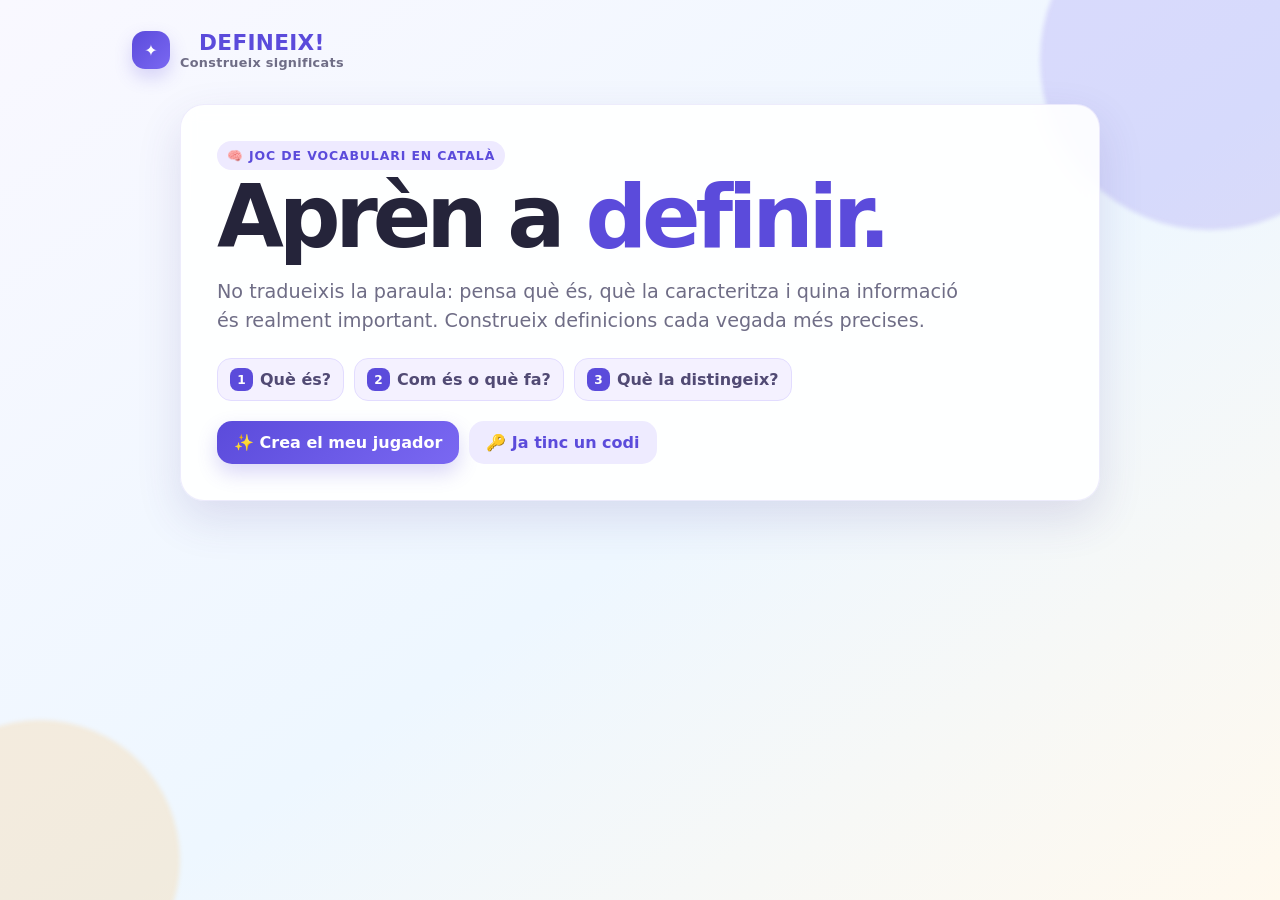
<file: index.html>
<!doctype html>
<html lang="ca">
<head>
  <meta charset="utf-8">
  <meta name="viewport" content="width=device-width, initial-scale=1, viewport-fit=cover">
  <meta name="theme-color" content="#5b4bdb">
  <meta name="description" content="DEFINEIX! — joc educatiu per aprendre a definir paraules en català.">
  <title>DEFINEIX!</title>
  <link rel="stylesheet" href="styles.css?v=1.0.1">
  <link rel="stylesheet" href="touch-fixes.css?v=1.0.1">
  <link rel="stylesheet" href="clarity-ui.css?v=1.0.1">
  <link rel="stylesheet" href="cloud.css?v=1.0.1">
  <script src="data.js?v=1.0.1" defer></script>
  <script src="data-v02.js?v=1.0.1" defer></script>
  <script src="adaptive-data.js?v=1.0.1" defer></script>
  <script src="common-data.js?v=1.0.1" defer></script>
  <script src="variety-data.js?v=1.0.1" defer></script>
  <script src="everyday-data.js?v=1.0.1" defer></script>
  <script src="bank-home-school.js?v=1.0.1" defer></script>
  <script src="bank-food-body.js?v=1.0.1" defer></script>
  <script src="bank-world-actions.js?v=1.0.1" defer></script>
  <script src="bank-engine.js?v=1.0.1" defer></script>
  <script src="app.js?v=1.0.1" defer></script>
  <script src="piece-format.js?v=1.0.1" defer></script>
  <script src="anti-repeat.js?v=1.0.1" defer></script>
  <script src="cloud.js?v=1.0.1" defer></script>
  <script src="cloud-runtime.js?v=1.0.1" defer></script>
</head>
<body>
  <div class="bg-orb orb-a" aria-hidden="true"></div>
  <div class="bg-orb orb-b" aria-hidden="true"></div>
  <main id="app" class="app-shell" aria-live="polite"></main>
  <noscript>Cal activar JavaScript per jugar a DEFINEIX!</noscript>
</body>
</html>
</file>
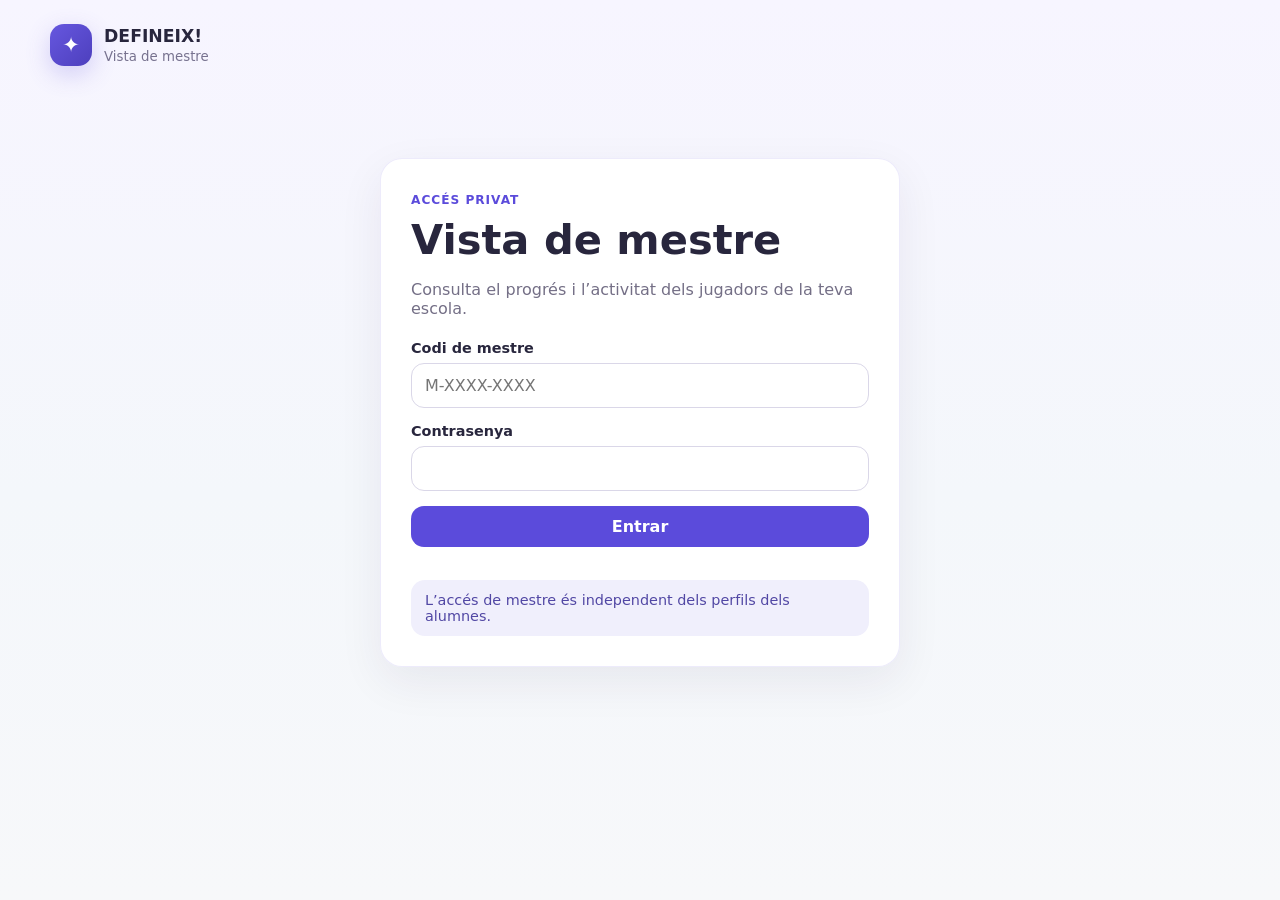
<file: teacher.html>
<!doctype html>
<html lang="ca">
<head>
  <meta charset="utf-8">
  <meta name="viewport" content="width=device-width, initial-scale=1, viewport-fit=cover">
  <meta name="theme-color" content="#5b4bdb">
  <meta name="robots" content="noindex,nofollow">
  <title>DEFINEIX! · Vista de mestre</title>
  <link rel="stylesheet" href="teacher.css?v=1.0">
  <script src="data.js?v=1.0" defer></script>
  <script src="data-v02.js?v=1.0" defer></script>
  <script src="adaptive-data.js?v=1.0" defer></script>
  <script src="common-data.js?v=1.0" defer></script>
  <script src="variety-data.js?v=1.0" defer></script>
  <script src="everyday-data.js?v=1.0" defer></script>
  <script src="bank-home-school.js?v=1.0" defer></script>
  <script src="bank-food-body.js?v=1.0" defer></script>
  <script src="bank-world-actions.js?v=1.0" defer></script>
  <script src="bank-engine.js?v=1.0" defer></script>
  <script src="teacher.js?v=1.0" defer></script>
</head>
<body>
  <div class="teacher-orb orb-a" aria-hidden="true"></div>
  <div class="teacher-orb orb-b" aria-hidden="true"></div>
  <main id="teacher-app"></main>
  <noscript>Cal activar JavaScript per utilitzar la vista de mestre.</noscript>
</body>
</html>
</file>
<file: styles.css>
:root{
  --bg:#f6f5ff;--ink:#25243a;--muted:#6f6d86;--card:#fff;--primary:#5b4bdb;--primary-2:#7a68f2;--accent:#ffb84d;--success:#2ca56c;--danger:#dd5b63;--shadow:0 18px 45px rgba(68,55,145,.14);--radius:24px
}
*{box-sizing:border-box}
html,body{margin:0;min-height:100%;font-family:Inter,ui-rounded,"SF Pro Rounded","Segoe UI",system-ui,sans-serif;color:var(--ink);background:linear-gradient(145deg,#f9f8ff 0%,#eef7ff 55%,#fff9ee 100%)}
body{min-height:100vh;overflow-x:hidden}
button,input,select{font:inherit}button{cursor:pointer}
.bg-orb{position:fixed;border-radius:999px;filter:blur(2px);opacity:.2;z-index:0;pointer-events:none}.orb-a{width:340px;height:340px;background:#7b68ee;top:-110px;right:-100px}.orb-b{width:280px;height:280px;background:#ffbd59;bottom:-100px;left:-100px}
.app-shell{position:relative;z-index:1;width:min(1120px,100%);margin:0 auto;min-height:100vh;padding:22px clamp(16px,4vw,44px) 40px}
.topbar{display:flex;align-items:center;justify-content:space-between;gap:16px;margin-bottom:20px}.topbar.compact{margin-bottom:8px}
.brand{display:flex;align-items:center;gap:10px;font-weight:900;letter-spacing:.02em}.brand-mark{width:38px;height:38px;border-radius:13px;background:linear-gradient(135deg,var(--primary),var(--primary-2));color:#fff;display:grid;place-items:center;box-shadow:0 8px 18px rgba(91,75,219,.22)}
.brand-title{display:block;font-size:1.35rem}.brand-sub{display:block;font-size:.8rem;color:var(--muted);font-weight:700}
.player-chip{display:flex;align-items:center;gap:10px;background:rgba(255,255,255,.82);border:1px solid rgba(91,75,219,.12);padding:8px 11px;border-radius:16px;box-shadow:0 8px 20px rgba(60,50,120,.08)}.player-avatar{width:34px;height:34px;border-radius:11px;background:#efeaff;display:grid;place-items:center;font-weight:900;color:var(--primary)}
.screen{animation:screenIn .18s ease-out}@keyframes screenIn{from{opacity:0;transform:translateY(6px)}to{opacity:1;transform:none}}
.panel{background:rgba(255,255,255,.9);backdrop-filter:blur(8px);border:1px solid rgba(91,75,219,.1);border-radius:var(--radius);box-shadow:var(--shadow);padding:clamp(22px,4vw,36px)}
.hero-single{max-width:920px;margin:26px auto 0}.hero-copy h1{font-size:clamp(2.8rem,7vw,5.4rem);line-height:.92;margin:8px 0 18px;letter-spacing:-.06em}.hero-copy h1 span{color:var(--primary)}.hero-copy p{font-size:clamp(1rem,2vw,1.2rem);line-height:1.55;color:var(--muted);max-width:760px}
.definition-roadmap{display:flex;gap:10px;flex-wrap:wrap;margin:22px 0 4px}.definition-roadmap span{display:flex;align-items:center;gap:7px;background:#f4f1ff;border:1px solid #e2dcff;border-radius:14px;padding:9px 12px;font-weight:800;color:#514a74}.definition-roadmap b{width:23px;height:23px;border-radius:8px;background:var(--primary);color:#fff;display:grid;place-items:center;font-size:.76rem}
.eyebrow{display:inline-flex;align-items:center;gap:7px;padding:7px 10px;border-radius:999px;background:#eeeaff;color:var(--primary);font-size:.78rem;font-weight:900;text-transform:uppercase;letter-spacing:.07em}
.actions{display:flex;flex-wrap:wrap;gap:10px;margin-top:20px}.compact-actions{margin-top:12px}.btn{border:0;border-radius:15px;padding:12px 17px;font-weight:900;transition:transform .14s ease,box-shadow .14s ease,opacity .14s ease;display:inline-flex;align-items:center;justify-content:center;gap:8px}.btn:hover:not(:disabled){transform:translateY(-2px)}.btn:disabled{opacity:.45;cursor:not-allowed}.btn-primary{background:linear-gradient(135deg,var(--primary),var(--primary-2));color:#fff;box-shadow:0 9px 20px rgba(91,75,219,.22)}.btn-secondary{background:#eeebff;color:var(--primary)}.btn-soft{background:#f3f2f8;color:var(--ink)}.btn-danger{background:#fff0f1;color:var(--danger)}.btn-wide{width:100%}
.form-card{max-width:720px;margin:30px auto 0}.form-card h1{margin:7px 0 8px;font-size:clamp(2rem,5vw,3rem)}.form-card>p{color:var(--muted);line-height:1.5}.form-grid{display:grid;grid-template-columns:1fr 1fr;gap:15px;margin-top:22px}.field{display:flex;flex-direction:column;gap:7px}.field.full{grid-column:1/-1}.field label{font-weight:850;font-size:.92rem}.field input,.field select{width:100%;border:1.5px solid #ddd9ef;border-radius:14px;background:#fff;padding:12px 14px;color:var(--ink);outline:none}.field input:focus,.field select:focus{border-color:var(--primary);box-shadow:0 0 0 4px rgba(91,75,219,.1)}.helper{font-size:.78rem;color:var(--muted)}
.section-head{display:flex;justify-content:space-between;align-items:flex-end;gap:16px}.section-head h1{margin:0;font-size:clamp(2rem,5vw,3rem)}.section-head p{margin:4px 0 0;color:var(--muted)}.small-link{border:0;background:transparent;color:var(--primary);font-weight:900;padding:8px}
.welcome-banner{display:flex;align-items:center;justify-content:space-between;gap:18px;background:#fff;border:1px solid #dcd6ff;border-radius:20px;padding:18px 20px;margin-bottom:18px;box-shadow:0 10px 24px rgba(68,55,145,.08)}.welcome-banner>div{display:flex;flex-direction:column;align-items:flex-start;gap:6px}.welcome-banner strong{font-size:1.08rem}.welcome-banner strong span{color:var(--primary);letter-spacing:.08em}.welcome-banner small{color:var(--muted);line-height:1.4}
.stats-row{display:grid;grid-template-columns:repeat(4,1fr);gap:11px;margin:18px 0}.stat{background:rgba(255,255,255,.78);border:1px solid rgba(91,75,219,.09);border-radius:17px;padding:13px}.stat strong{display:block;font-size:1.35rem}.stat span{color:var(--muted);font-size:.75rem;font-weight:800}.progress-meta{display:flex;justify-content:space-between;font-size:.76rem;font-weight:850;color:var(--muted);margin-bottom:6px}.progress-track{height:9px;border-radius:999px;background:#eceaf5;overflow:hidden}.progress-fill{height:100%;background:linear-gradient(90deg,var(--primary),#9b8bff);border-radius:999px;transition:width .25s}.progress-wrap{margin-top:6px}
.mode-grid{display:grid;grid-template-columns:repeat(3,1fr);gap:16px;margin-top:20px}.mode-card{border:0;text-align:left;background:var(--card);border-radius:21px;padding:21px;box-shadow:0 12px 28px rgba(67,55,138,.1);transition:.18s ease;min-height:190px}.mode-card:hover{transform:translateY(-4px);box-shadow:0 18px 35px rgba(67,55,138,.16)}.mode-icon{width:50px;height:50px;border-radius:16px;display:grid;place-items:center;font-size:1.55rem;background:#f0ecff;margin-bottom:18px}.mode-card h3{font-size:1.25rem;margin:0 0 7px}.mode-card p{margin:0;color:var(--muted);line-height:1.42}.mode-card.daily .mode-icon{background:#fff0d6}.mode-card.train .mode-icon{background:#e6f7f5}.mini-panel{margin-top:18px;padding:18px 20px}
.training-grid{display:grid;grid-template-columns:repeat(2,1fr);gap:13px;margin-top:20px}.training-card{border:1px solid #e3dff2;background:#fff;border-radius:18px;padding:17px;text-align:left}.training-card strong{display:block;font-size:1.04rem;margin-bottom:4px}.training-card span{font-size:.83rem;color:var(--muted)}.training-card .mode-icon{margin-bottom:12px}
.profile-panel{margin-top:16px}.profile-code{font-size:clamp(1.5rem,5vw,2.2rem);font-weight:1000;letter-spacing:.13em;color:var(--primary);background:#f2efff;border:1px dashed #bcb3ef;border-radius:17px;padding:14px;text-align:center;margin:12px 0}.notice{background:#fff8e9;border:1px solid #f2d79c;border-radius:15px;padding:12px 14px;color:#7e5a16;font-size:.84rem;line-height:1.4}.badge-grid{display:grid;grid-template-columns:repeat(3,1fr);gap:11px;margin-top:18px}.badge{background:#faf9ff;border:1px solid #e9e5f7;border-radius:16px;padding:14px;text-align:center}.badge .emoji{font-size:1.6rem}.badge.locked{filter:grayscale(1);opacity:.5}.badge strong{display:block;font-size:.86rem;margin-top:4px}.badge span{font-size:.71rem;color:var(--muted)}.leader-placeholder{display:grid;place-items:center;min-height:250px;text-align:center;color:var(--muted);margin-top:18px}.big-emoji{font-size:3rem}.leader-stats{max-width:650px;margin:20px auto}
.feedback{margin-top:16px;border-radius:16px;padding:13px 15px;font-weight:800;line-height:1.4}.feedback.good{background:#eaf8f1;color:#176b47}.feedback.bad{background:#fff0f1;color:#9c3740}
.app-shell.game-mode{padding-top:9px;padding-bottom:10px}.game-mode .topbar{margin-bottom:7px}.game-mode .brand-mark{width:32px;height:32px;border-radius:11px}.game-mode .brand-title{font-size:1.05rem}.game-mode .brand-sub{display:none}.game-mode .player-chip{padding:5px 8px}.game-mode .player-avatar{width:30px;height:30px}
.game-header{display:grid;grid-template-columns:auto 1fr auto;gap:11px;align-items:center;margin-bottom:8px}.round-pill{font-weight:900;color:var(--muted);background:#fff;padding:7px 10px;border-radius:12px;font-size:.85rem}.back-btn{border:0;background:#fff;border-radius:12px;width:36px;height:36px;display:grid;place-items:center;font-size:1.1rem;box-shadow:0 6px 14px rgba(60,50,120,.08)}
.game-card{width:min(920px,100%);margin:0 auto;background:rgba(255,255,255,.95);border-radius:24px;box-shadow:var(--shadow);padding:18px 22px}.word-kicker{text-transform:uppercase;letter-spacing:.1em;font-size:.69rem;font-weight:1000;color:var(--primary)}.word-title{font-size:clamp(2rem,5vh,3.2rem);margin:1px 0 6px;letter-spacing:-.04em;line-height:1}.challenge-title{font-size:.98rem;margin:0 0 10px;color:var(--muted);line-height:1.35}
.definition-builder{display:flex;flex-wrap:wrap;gap:6px;min-height:45px;padding:8px;background:#f7f5ff;border:1px dashed #cfc8f5;border-radius:15px;margin-bottom:9px;align-items:center}.segment{background:#fff;border:1px solid #ded9f2;border-radius:10px;padding:7px 9px;font-weight:800;font-size:.9rem;line-height:1.25}.segment.placeholder{color:#aaa5bd;background:transparent;border-style:dashed}.segment.correct{background:#e9f8f0;border-color:#bde8d0;color:#17744a}
.prompt-row{display:flex;align-items:center;justify-content:space-between;gap:10px;margin-bottom:7px}.label-chip{display:inline-flex;padding:5px 8px;border-radius:999px;background:#efeaff;color:var(--primary);font-size:.7rem;font-weight:1000}.mini-feedback{display:inline-flex;align-items:center;border-radius:10px;padding:5px 8px;font-size:.76rem;font-weight:850;line-height:1.25}.mini-feedback.good{background:#e9f8f0;color:#17744a}.mini-feedback.bad{background:#fff0f1;color:#9c3740;margin-bottom:7px}
.option-grid{display:grid;grid-template-columns:1fr 1fr;gap:8px}.option{border:1.5px solid #e1deef;border-radius:13px;background:#fff;padding:9px 11px;text-align:left;font-weight:800;color:var(--ink);transition:.13s;font-size:.91rem;line-height:1.27}.option:hover:not(:disabled){border-color:var(--primary);background:#f7f5ff;transform:translateY(-1px)}.option:disabled{cursor:default}.option.is-correct{background:#e9f8f0;border-color:#8fd2ad}.option.is-wrong{background:#fff0f1;border-color:#e9a5aa;color:#963b43}
.complete-block{text-align:center;padding:8px 0 2px}.complete-label{display:inline-block;background:#e9f8f0;color:#17744a;border-radius:999px;padding:6px 10px;font-weight:900;font-size:.77rem}.full-definition{font-size:clamp(1.05rem,2vw,1.3rem);font-weight:850;line-height:1.5;background:#f7f5ff;border:1px solid #ddd7f6;border-radius:16px;padding:15px 17px;margin:10px auto 7px;max-width:790px}.complete-block p{margin:5px 0 10px;color:var(--muted);font-size:.84rem}.next-word{margin-top:2px}
.order-slots{display:grid;gap:7px;margin-bottom:9px}.order-slot{display:grid;grid-template-columns:190px 1fr;align-items:center;gap:9px;background:#f7f5ff;border:1px solid #e7e2f7;border-radius:13px;padding:7px 9px}.order-slot small{font-weight:900;color:var(--primary);font-size:.7rem}.order-empty{color:#aaa5bd;font-size:.84rem;font-weight:750}.order-pool{display:flex;flex-wrap:wrap;gap:7px;padding:8px;background:#fbfbfe;border-radius:13px;border:1px dashed #dcd7ee}.order-piece{border:1.5px solid #ddd8ee;background:#fff;border-radius:11px;padding:8px 10px;font-weight:800;font-size:.86rem;line-height:1.25}.order-piece.selected{background:#ece8ff;border-color:var(--primary);text-align:left}
.result-card{text-align:center;max-width:700px;margin:28px auto 0}.result-emoji{font-size:3.7rem}.result-score{font-size:clamp(2.6rem,8vw,4.6rem);font-weight:1000;letter-spacing:-.06em;margin:4px 0}.result-meta{color:var(--muted)}.result-actions{justify-content:center}
@media (min-width:821px) and (max-height:780px){.app-shell.game-mode{padding-top:6px}.game-mode .topbar{margin-bottom:4px}.game-card{padding:13px 18px;border-radius:20px}.game-header{margin-bottom:5px}.word-title{font-size:2.15rem;margin-bottom:4px}.challenge-title{font-size:.9rem;margin-bottom:7px}.definition-builder{min-height:38px;padding:6px;margin-bottom:7px}.segment{padding:5px 7px;font-size:.82rem}.option{padding:7px 9px;font-size:.84rem}.prompt-row{margin-bottom:5px}.order-slot{padding:5px 7px;grid-template-columns:170px 1fr}.order-piece{padding:6px 8px;font-size:.8rem}.full-definition{padding:11px 13px;font-size:1rem}.complete-block p{margin:3px 0 7px}.btn{padding:9px 14px}}
@media (max-width:820px){.mode-grid{grid-template-columns:1fr}.stats-row{grid-template-columns:1fr 1fr}.option-grid{grid-template-columns:1fr}.badge-grid{grid-template-columns:1fr 1fr}.training-grid{grid-template-columns:1fr}.welcome-banner{align-items:stretch;flex-direction:column}.order-slot{grid-template-columns:1fr}.game-header{grid-template-columns:auto 1fr}.game-header .round-pill{grid-column:1/-1;justify-self:start}}
@media (max-width:560px){.app-shell{padding:13px 12px 26px}.topbar{margin-bottom:14px}.brand-sub{display:none}.player-chip .player-meta{display:none}.panel{padding:19px}.form-grid{grid-template-columns:1fr}.field.full{grid-column:auto}.stats-row{grid-template-columns:1fr 1fr}.badge-grid{grid-template-columns:1fr}.btn{padding:11px 14px}.game-card{padding:15px 13px}.word-title{font-size:2.4rem}.definition-roadmap{display:grid}.prompt-row{align-items:flex-start;flex-direction:column}.mini-feedback{margin-bottom:0}}
</file>
<file: touch-fixes.css>
/* Correccions específiques per pantalles tàctils.
   Safari/iOS pot mantenir :hover després d'un toc i semblar que una resposta
   està preseleccionada a la pregunta següent. */

@media (hover: none), (pointer: coarse) {
  .option {
    -webkit-tap-highlight-color: transparent;
  }

  /* En tàctil, una opció neutra sempre ha de semblar neutra abans de tocar-la. */
  .option:not(.is-correct):not(.is-wrong):hover:not(:disabled),
  .option:not(.is-correct):not(.is-wrong):focus:not(:focus-visible) {
    border-color: #e1deef;
    background: #fff;
    transform: none;
    box-shadow: none;
    outline: none;
  }

  /* Evita també que altres targetes/botons quedin visualment en hover enganxat. */
  .btn:hover:not(:disabled) {
    transform: none;
  }

  .mode-card:hover {
    transform: none;
  }
}

/* Manté una indicació accessible quan realment es navega amb teclat. */
.option:focus-visible {
  outline: 3px solid rgba(91,75,219,.35);
  outline-offset: 2px;
}
</file>
<file: clarity-ui.css>
.word-kicker{
  font-size:.82rem;
  line-height:1.3;
  letter-spacing:.085em;
  font-weight:1000;
}

.task-callout{
  display:flex;
  align-items:center;
  justify-content:space-between;
  gap:14px;
  margin:8px 0 10px;
  padding:9px 12px;
  border-radius:13px;
  border:1px solid;
  font-size:.84rem;
  line-height:1.25;
}
.task-callout strong{
  display:flex;
  align-items:center;
  gap:7px;
  flex:0 0 auto;
  font-size:.79rem;
  letter-spacing:.035em;
}
.task-callout>span:last-child{
  font-weight:750;
  text-align:right;
}
.task-icon{font-size:1rem}

.task-build{
  background:#f2efff;
  border-color:#d7d0ff;
  color:#4f43b8;
}
.task-order{
  background:#edf5ff;
  border-color:#c9ddf8;
  color:#315f9d;
}
.task-missing{
  background:#ecf9f5;
  border-color:#c4eadf;
  color:#22745d;
}
.task-surplus{
  background:#fff3e8;
  border-color:#f4c89d;
  color:#944b16;
}
.task-surplus strong{
  font-size:.84rem;
}

.game-card[data-challenge-type="surplus"] .challenge-title strong{
  color:#b54c18;
}

@media (max-width:700px){
  .word-kicker{font-size:.8rem}
  .task-callout{
    display:block;
    padding:9px 11px;
    margin:7px 0 9px;
  }
  .task-callout strong{
    font-size:.8rem;
    margin-bottom:4px;
  }
  .task-callout>span:last-child{
    display:block;
    text-align:left;
    font-size:.78rem;
  }
}

@media (min-width:821px) and (max-height:780px){
  .task-callout{
    padding:7px 10px;
    margin:6px 0 8px;
  }
  .task-callout>span:last-child{font-size:.77rem}
}
</file>
<file: cloud.css>
.cloud-form-msg{margin-top:4px}.cloud-profile-actions{margin-top:16px;display:grid;gap:12px}.cloud-recovery-result{min-width:0}.cloud-recovery-code{font-weight:900;letter-spacing:.08em;font-size:clamp(1rem,4vw,1.35rem);padding:10px 12px;margin:6px 0;border-radius:12px;background:rgba(91,75,219,.08);border:1px dashed rgba(91,75,219,.35);overflow-wrap:anywhere}.cloud-welcome-banner{align-items:center}.cloud-welcome-banner>div{min-width:0}.cloud-leaderboard{width:100%;display:grid;gap:16px}.cloud-rank-controls{display:flex;gap:12px;align-items:flex-end;justify-content:space-between;flex-wrap:wrap}.cloud-rank-tabs{display:flex;gap:8px;flex-wrap:wrap}.cloud-rank-tabs button{border:1px solid var(--line,#ddd9ef);background:#fff;border-radius:999px;padding:9px 12px;font:inherit;font-weight:800;cursor:pointer}.cloud-rank-tabs button.active{background:#5b4bdb;color:#fff;border-color:#5b4bdb}.cloud-period{display:grid;gap:5px;font-size:.8rem;font-weight:800;color:var(--muted,#6d6880)}.cloud-period select{min-height:42px;border:1px solid var(--line,#ddd9ef);border-radius:10px;background:#fff;padding:0 10px;font:inherit;color:inherit}.cloud-ranking-results{min-height:120px}.cloud-loading{padding:30px 10px;text-align:center;color:var(--muted,#6d6880);font-weight:700}.cloud-ranking-list{display:grid;gap:8px}.cloud-ranking-row{display:grid;grid-template-columns:54px minmax(0,1fr) auto;align-items:center;gap:10px;padding:11px 12px;border:1px solid var(--line,#e4e1ef);border-radius:14px;background:#fff}.cloud-ranking-row.is-me{border-color:rgba(91,75,219,.5);background:rgba(91,75,219,.06)}.cloud-rank-pos{font-weight:900;text-align:center}.cloud-rank-name{min-width:0;display:flex;align-items:baseline;gap:8px;flex-wrap:wrap}.cloud-rank-name strong{overflow:hidden;text-overflow:ellipsis}.cloud-rank-name small{color:var(--muted,#6d6880);font-weight:800}.cloud-rank-score{font-variant-numeric:tabular-nums}.cloud-status-note{margin-top:10px;font-size:.85rem;color:var(--muted,#6d6880)}@media (max-width:600px){.cloud-welcome-banner{align-items:stretch}.cloud-rank-controls{align-items:stretch}.cloud-period{width:100%}.cloud-period select{width:100%}.cloud-ranking-row{grid-template-columns:44px minmax(0,1fr) auto;padding:10px 8px}.cloud-rank-tabs{gap:6px}.cloud-rank-tabs button{padding:8px 10px;font-size:.86rem}}
</file>
<file: teacher.css>
:root{font-family:Inter,ui-sans-serif,system-ui,-apple-system,BlinkMacSystemFont,"Segoe UI",sans-serif;color:#28263d;background:#f5f4fb;font-synthesis:none}*{box-sizing:border-box}body{margin:0;min-height:100vh;background:linear-gradient(180deg,#f7f5ff 0%,#f4f7fb 55%,#f7f8fa 100%);overflow-x:hidden}button,input,select{font:inherit}.teacher-orb{position:fixed;border-radius:999px;filter:blur(4px);opacity:.4;z-index:-1}.orb-a{width:420px;height:420px;background:#ddd7ff;top:-190px;right:-90px}.orb-b{width:360px;height:360px;background:#dbeeff;left:-150px;bottom:-130px}#teacher-app{width:min(1180px,calc(100% - 28px));margin:0 auto;padding:24px 0 48px}.tbar{display:flex;justify-content:space-between;align-items:center;gap:16px;margin-bottom:22px}.brand{display:flex;align-items:center;gap:12px;text-decoration:none;color:inherit}.brand-mark{display:grid;place-items:center;width:42px;height:42px;border-radius:14px;background:linear-gradient(135deg,#6657df,#4d3fbd);color:#fff;font-size:21px;box-shadow:0 8px 24px rgba(91,75,219,.24)}.brand strong{display:block;font-size:1.08rem}.brand small{color:#77728f}.panel{background:rgba(255,255,255,.94);border:1px solid rgba(91,75,219,.11);border-radius:22px;box-shadow:0 15px 45px rgba(37,32,74,.07)}.auth-wrap{min-height:72vh;display:grid;place-items:center}.auth-card{width:min(520px,100%);padding:30px}.eyebrow{display:inline-block;font-size:.76rem;font-weight:900;letter-spacing:.08em;text-transform:uppercase;color:#5b4bdb;margin-bottom:8px}.auth-card h1,.dashboard-head h1{margin:0 0 10px;font-size:clamp(1.8rem,4vw,2.6rem)}.muted{color:#746f86}.form{display:grid;gap:15px;margin-top:22px}.field{display:grid;gap:7px}.field label{font-weight:800;font-size:.9rem}.field input,.field select,.filters select{width:100%;border:1px solid #dad7e8;background:#fff;border-radius:13px;padding:12px 13px;color:#29273c;outline:none}.field input:focus,.field select:focus,.filters select:focus{border-color:#7668e6;box-shadow:0 0 0 3px rgba(91,75,219,.11)}.btn{border:0;border-radius:13px;padding:11px 15px;font-weight:850;cursor:pointer;transition:.16s ease}.btn:disabled{opacity:.55;cursor:default}.btn-primary{background:#5b4bdb;color:white}.btn-soft{background:#eeecfb;color:#5146b4}.btn-danger{background:#fff0f0;color:#a33737}.notice{padding:12px 14px;border-radius:14px;background:#f0effc;color:#5147a4;font-size:.9rem}.error{padding:11px 13px;border-radius:13px;background:#fff0f0;color:#9c3131;font-weight:700}.success{padding:11px 13px;border-radius:13px;background:#edf8f2;color:#23704c}.setup-code{font-family:ui-monospace,SFMono-Regular,Menlo,monospace;font-size:1.03rem;font-weight:850;letter-spacing:.06em;padding:10px 12px;border-radius:12px;background:#f5f3ff}.dashboard-head{display:flex;align-items:flex-end;justify-content:space-between;gap:18px;margin-bottom:17px}.dashboard-head p{margin:4px 0 0}.head-actions{display:flex;gap:9px;flex-wrap:wrap}.filters{display:flex;gap:10px;align-items:end;flex-wrap:wrap;padding:15px 17px;margin-bottom:16px}.filters .field{min-width:160px}.summary-grid{display:grid;grid-template-columns:repeat(6,minmax(0,1fr));gap:11px;margin-bottom:16px}.metric{padding:17px}.metric strong{display:block;font-size:1.6rem;margin-bottom:4px}.metric span{font-size:.76rem;color:#77728d;font-weight:850;letter-spacing:.04em}.content-grid{display:grid;grid-template-columns:1.15fr .85fr;gap:16px;margin-bottom:16px}.section-card{padding:19px}.section-title{display:flex;justify-content:space-between;align-items:center;gap:12px;margin-bottom:14px}.section-title h2{font-size:1.05rem;margin:0}.type-grid{display:grid;grid-template-columns:repeat(2,minmax(0,1fr));gap:10px}.type-card{padding:13px;border-radius:15px;background:#f8f7fc;border:1px solid #ebe8f4}.type-card .line{display:flex;justify-content:space-between;gap:10px;align-items:center}.type-card strong{font-size:.92rem}.type-card .accuracy{font-size:1.25rem;font-weight:900;margin-top:6px}.mini{font-size:.76rem;color:#7a758c}.error-list{display:grid;gap:8px}.error-row{display:grid;grid-template-columns:1fr auto;gap:10px;padding:10px 11px;border-radius:12px;background:#faf9fc}.error-row strong{font-size:.9rem}.error-row span{font-size:.78rem;color:#7a758c}.student-panel{padding:18px}.student-table{width:100%;border-collapse:collapse}.student-table th{text-align:left;font-size:.73rem;color:#7d7891;text-transform:uppercase;letter-spacing:.04em;padding:9px 8px}.student-table td{padding:11px 8px;border-top:1px solid #eeecf3;font-size:.9rem}.student-table tbody tr{cursor:pointer}.student-table tbody tr:hover{background:#faf9fe}.student-name strong{display:block}.student-name small{color:#7c778e}.pill{display:inline-flex;align-items:center;border-radius:999px;padding:4px 8px;background:#f0eefb;color:#5046ae;font-size:.72rem;font-weight:850}.adaptives{display:flex;gap:4px;flex-wrap:wrap}.adaptive-dot{width:25px;height:25px;border-radius:8px;display:grid;place-items:center;background:#f1effb;font-size:.7rem;font-weight:900;color:#554ab7}.empty{padding:24px;text-align:center;color:#77728c}.overlay{position:fixed;inset:0;background:rgba(25,23,42,.42);display:grid;place-items:center;padding:20px;z-index:20}.detail{width:min(760px,100%);max-height:min(88vh,900px);overflow:auto;padding:22px}.detail-head{display:flex;justify-content:space-between;gap:12px;align-items:flex-start}.detail-head h2{margin:0}.close{border:0;background:#f0eef8;width:36px;height:36px;border-radius:11px;cursor:pointer;font-size:1.2rem}.detail-summary{display:grid;grid-template-columns:repeat(4,1fr);gap:9px;margin:16px 0}.detail-stat{padding:12px;border-radius:13px;background:#f8f7fc}.detail-stat strong{display:block;font-size:1.15rem}.detail-section{margin-top:18px}.detail-section h3{font-size:.94rem;margin:0 0 9px}.session-list{display:grid;gap:7px}.session-row{display:grid;grid-template-columns:1fr auto auto;gap:9px;padding:9px 10px;border-radius:11px;background:#faf9fc;font-size:.82rem}.loading{padding:28px;text-align:center;color:#6f6986}@media(max-width:900px){.summary-grid{grid-template-columns:repeat(3,1fr)}.content-grid{grid-template-columns:1fr}.student-table th:nth-child(5),.student-table td:nth-child(5){display:none}}@media(max-width:620px){#teacher-app{width:min(100% - 18px,1180px);padding-top:14px}.tbar,.dashboard-head{align-items:flex-start}.dashboard-head{display:block}.head-actions{margin-top:12px}.summary-grid{grid-template-columns:repeat(2,1fr)}.type-grid{grid-template-columns:1fr}.student-table th:nth-child(3),.student-table td:nth-child(3),.student-table th:nth-child(6),.student-table td:nth-child(6){display:none}.student-table th,.student-table td{padding:10px 5px}.auth-card{padding:22px}.detail-summary{grid-template-columns:repeat(2,1fr)}.session-row{grid-template-columns:1fr auto}.session-row span:last-child{display:none}}
</file>
